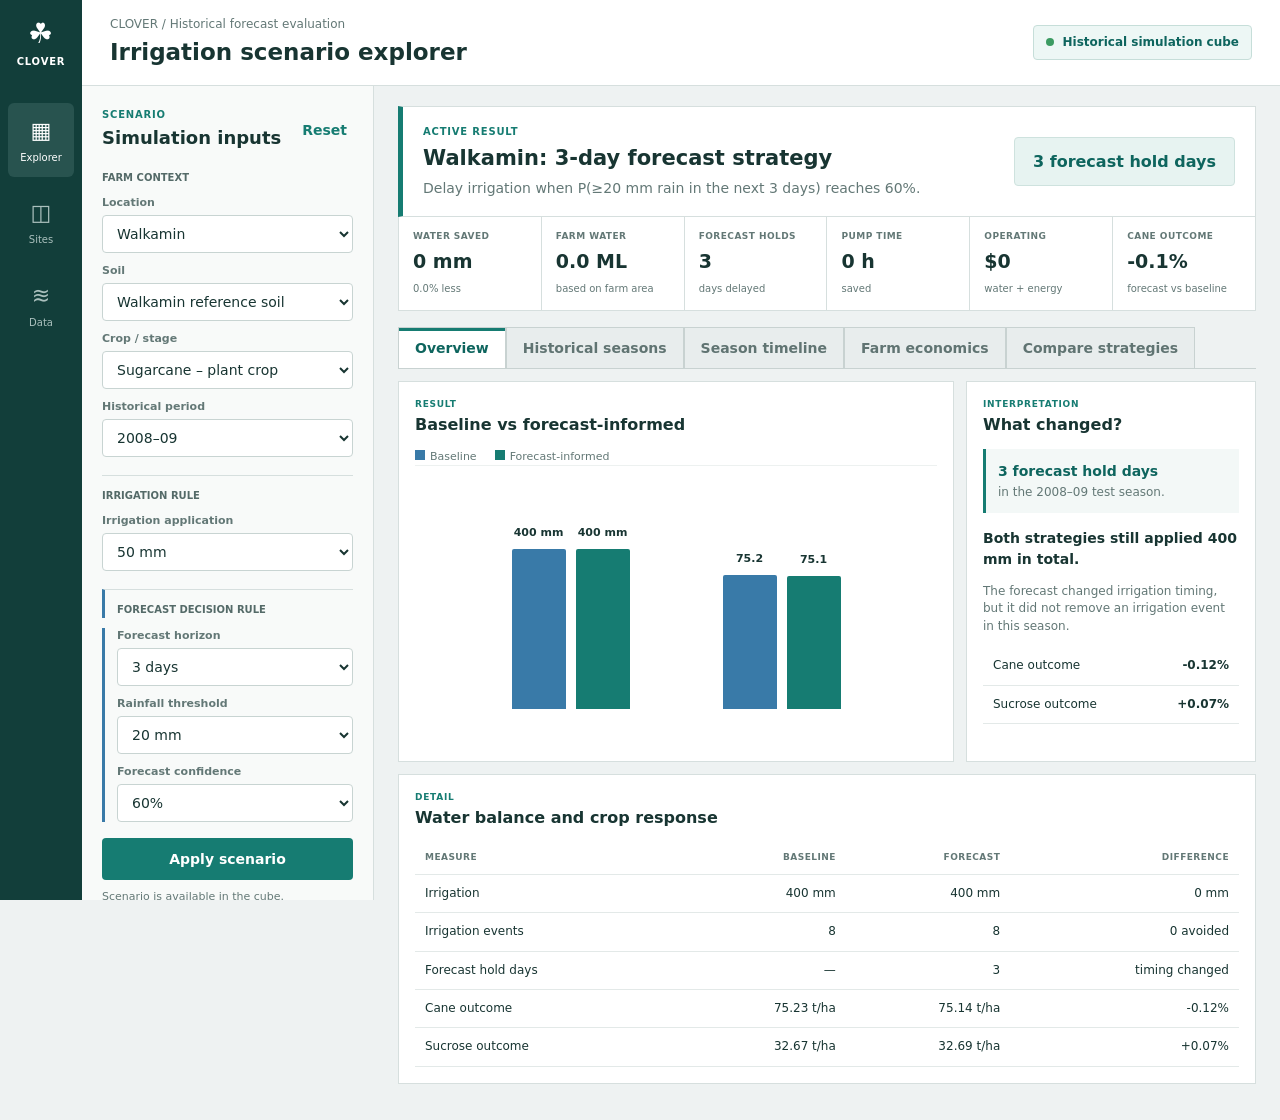
<file: index.html>
<!DOCTYPE html>
<html lang="en">
<head>
<meta charset="utf-8"><meta name="viewport" content="width=device-width,initial-scale=1">
<title>CLOVER Irrigation Scenario Explorer</title>
<style>
:root{--ink:#183532;--muted:#637876;--line:#d6dfde;--bg:#eef2f2;--teal:#167c72;--teal2:#0e655e;--nav:#123e3a;--blue:#397aa8;--orange:#dc8b3c}*{box-sizing:border-box}body{margin:0;font:14px/1.45 Inter,system-ui,-apple-system,Segoe UI,sans-serif;background:var(--bg);color:var(--ink)}button,select,input{font:inherit}.shell{display:grid;grid-template-columns:82px 292px minmax(0,1fr);grid-template-rows:86px minmax(calc(100vh - 86px),auto);min-height:100vh}.rail{grid-row:1/3;background:var(--nav);color:white;padding:14px 8px;position:sticky;top:0;height:100vh}.brand{text-align:center;font-weight:800;font-size:10px;letter-spacing:.08em;margin-bottom:34px}.mark{font-size:28px;display:block}.navitem{padding:12px 5px;margin:8px 0;border-radius:6px;text-align:center;color:#aac0bd;font-size:10px}.navitem .ico{font-size:22px;display:block;margin-bottom:4px}.navitem.active{background:#28534f;color:#fff}.top{grid-column:2/4;background:white;border-bottom:1px solid var(--line);display:flex;justify-content:space-between;align-items:center;padding:14px 28px;position:sticky;top:0;z-index:3}.crumb{font-size:12px;color:var(--muted);margin-bottom:3px}.top h1{font-size:23px;margin:0}.status{padding:8px 12px;border:1px solid #c6ded9;background:#edf7f5;border-radius:4px;color:var(--teal2);font-weight:700;font-size:12px}.status:before{content:"";display:inline-block;width:8px;height:8px;border-radius:50%;background:#3b9b62;margin-right:8px}.sidebar{grid-column:2;background:#f8faf9;border-right:1px solid var(--line);padding:22px 20px;position:sticky;top:86px;height:calc(100vh - 86px);overflow:auto}.kicker{font-size:10px;color:var(--teal);font-weight:800;letter-spacing:.08em}.sidehead{display:flex;justify-content:space-between;align-items:center;margin-bottom:16px}.sidehead h2{font-size:18px;margin:2px 0}.reset{border:0;background:none;color:var(--teal);font-weight:700;cursor:pointer}.group{font-size:10px;font-weight:800;color:#546a68;margin:18px 0 8px;padding-top:13px;border-top:1px solid var(--line)}.group.first{border-top:0;padding-top:0}.forecast-group{border-left:3px solid var(--blue);padding-left:12px}label{display:block;font-size:11px;color:var(--muted);font-weight:700;margin:10px 0 4px}select,input{width:100%;border:1px solid #c8d4d2;border-radius:4px;padding:9px 10px;background:#fff;color:var(--ink)}.apply{width:100%;border:0;border-radius:4px;background:var(--teal);color:white;font-weight:800;padding:11px;margin-top:16px;cursor:pointer}.hint{font-size:11px;color:var(--muted);margin:9px 0}details{border-top:1px solid var(--line);margin-top:18px;padding-top:14px}summary{font-weight:800;cursor:pointer;color:#4e6663}.main{grid-column:3;padding:20px 24px 36px;min-width:0}.result-head{background:white;border:1px solid var(--line);border-left:5px solid var(--teal);padding:18px 20px;display:flex;justify-content:space-between;gap:20px;align-items:center}.result-head h2{margin:3px 0 5px;font-size:21px}.result-head p{margin:0;color:var(--muted)}.pill{background:#e7f3f1;border:1px solid #cee2de;color:var(--teal2);font-size:16px;font-weight:800;padding:12px 18px;border-radius:4px;white-space:nowrap}.metrics{display:grid;grid-template-columns:repeat(6,1fr);background:white;border-left:1px solid var(--line)}.metric{padding:13px 14px;border-right:1px solid var(--line);border-bottom:1px solid var(--line)}.metric span{display:block;color:var(--muted);font-size:9px;font-weight:800;letter-spacing:.05em}.metric b{display:block;font-size:19px;margin:5px 0 1px}.metric small{color:var(--muted);font-size:10px}.tabs{display:flex;margin-top:16px;border-bottom:1px solid #c8d2d1;overflow:auto}.tab{border:1px solid #c8d2d1;border-bottom:0;background:#e8eded;padding:10px 16px;font-weight:700;color:#607472;cursor:pointer;white-space:nowrap}.tab.active{background:white;color:var(--teal2);box-shadow:inset 0 3px 0 var(--teal)}.tabpane{display:none}.tabpane.active{display:block}.grid2{display:grid;grid-template-columns:minmax(0,2fr) minmax(290px,1fr);gap:12px;margin-top:12px}.panel{background:white;border:1px solid var(--line);padding:16px}.panel h3{font-size:16px;margin:2px 0 12px}.pk{font-size:9px;color:var(--teal);font-weight:800;letter-spacing:.08em}.callout{background:#f3f8f7;border-left:3px solid var(--teal);padding:12px;margin-bottom:15px}.callout b{color:var(--teal2)}.note{color:var(--muted);font-size:12px}.bars{height:280px;display:flex;align-items:flex-end;justify-content:space-around;padding:38px 50px 36px;border-top:1px solid #edf1f0}.groupbar{height:100%;display:flex;gap:10px;align-items:flex-end}.bar{width:54px;border-radius:2px 2px 0 0;position:relative}.bar.base{background:var(--blue)}.bar.fc{background:var(--teal)}.bar em{position:absolute;top:-24px;width:100%;text-align:center;font-style:normal;font-size:11px;font-weight:800}.legend{display:flex;gap:18px;font-size:11px;color:var(--muted)}.dot{display:inline-block;width:10px;height:10px;margin-right:5px}.dot.base{background:var(--blue)}.dot.fc{background:var(--teal)}table{border-collapse:collapse;width:100%;font-size:12px}th,td{padding:10px;border-bottom:1px solid #e3e9e8;text-align:right}th:first-child,td:first-child{text-align:left}th{font-size:9px;letter-spacing:.05em;color:var(--muted);text-transform:uppercase}.decision-grid{display:grid;grid-template-columns:repeat(3,1fr);gap:10px;margin-top:12px}.decision{border:1px solid var(--line);border-left:4px solid var(--orange);padding:12px;background:white}.decision h4{margin:0 0 6px;font-size:13px}.decision p{margin:4px 0;color:var(--muted);font-size:11px}.timeline{margin-top:12px;height:330px;background:white;border:1px solid var(--line);padding:16px}.timeline svg{width:100%;height:270px}.econ{display:grid;grid-template-columns:repeat(4,1fr);gap:10px}.econ .box{background:#f4f8f7;padding:14px;border:1px solid #e0e8e6}.econ span{display:block;color:var(--muted);font-size:10px}.econ b{font-size:19px}.empty{padding:42px;text-align:center;color:var(--muted);border:1px dashed #bcccca;background:#fbfdfd;margin-top:12px}@media(max-width:1100px){.shell{grid-template-columns:70px 250px minmax(0,1fr)}.metrics{grid-template-columns:repeat(3,1fr)}.grid2{grid-template-columns:1fr}}@media(max-width:760px){.shell{display:block}.rail{display:none}.top{position:static}.sidebar{position:static;height:auto}.main{padding:12px}.metrics{grid-template-columns:repeat(2,1fr)}.decision-grid,.econ{grid-template-columns:1fr}.result-head{align-items:flex-start;flex-direction:column}}
</style>
</head><body><div class="shell">
<aside class="rail"><div class="brand"><span class="mark">☘</span>CLOVER</div><div class="navitem active"><span class="ico">▦</span>Explorer</div><div class="navitem"><span class="ico">◫</span>Sites</div><div class="navitem"><span class="ico">≋</span>Data</div></aside>
<header class="top"><div><div class="crumb">CLOVER / Historical forecast evaluation</div><h1>Irrigation scenario explorer</h1></div><div class="status">Historical simulation cube</div></header>
<aside class="sidebar"><div class="sidehead"><div><div class="kicker">SCENARIO</div><h2>Simulation inputs</h2></div><button class="reset" onclick="resetAll()">Reset</button></div><div class="group first">FARM CONTEXT</div><label>Location</label><select><option>Walkamin</option></select><label>Soil</label><select><option>Walkamin reference soil</option></select><label>Crop / stage</label><select><option>Sugarcane – plant crop</option></select><label>Historical period</label><select><option>2008–09</option></select><div class="group">IRRIGATION RULE</div><label>Irrigation application</label><select><option>50 mm</option></select><div class="group forecast-group">FORECAST DECISION RULE</div><div class="forecast-group"><label>Forecast horizon</label><select><option>3 days</option></select><label>Rainfall threshold</label><select><option>20 mm</option></select><label>Forecast confidence</label><select><option>60%</option></select></div><button class="apply" onclick="flashApplied()">Apply scenario</button><div id="hint" class="hint">Scenario is available in the cube.</div><details><summary>Farm economics</summary><label>Farm area (ha)</label><input id="area" type="number" value="40"><label>Pump flow (L/s)</label><input id="flow" type="number" value="60"><label>Pump power (kW)</label><input id="power" type="number" value="10"><label>Energy price ($/kWh)</label><input id="ep" type="number" value="0.30" step="0.01"><label>Water price ($/ML)</label><input id="wp" type="number" value="20.35" step="0.01"></details></aside>
<main class="main"><section class="result-head"><div><div class="kicker">ACTIVE RESULT</div><h2>Walkamin: 3-day forecast strategy</h2><p>Delay irrigation when P(≥20 mm rain in the next 3 days) reaches 60%.</p></div><div class="pill">3 forecast hold days</div></section><section class="metrics"><div class="metric"><span>WATER SAVED</span><b>0 mm</b><small>0.0% less</small></div><div class="metric"><span>FARM WATER</span><b id="ml">0.0 ML</b><small>based on farm area</small></div><div class="metric"><span>FORECAST HOLDS</span><b>3</b><small>days delayed</small></div><div class="metric"><span>PUMP TIME</span><b id="hours">0 h</b><small>saved</small></div><div class="metric"><span>OPERATING</span><b id="saving">$0</b><small>water + energy</small></div><div class="metric"><span>CANE OUTCOME</span><b>-0.1%</b><small>forecast vs baseline</small></div></section>
<nav class="tabs"><button class="tab active" data-tab="overview">Overview</button><button class="tab" data-tab="historical">Historical seasons</button><button class="tab" data-tab="timeline">Season timeline</button><button class="tab" data-tab="economics">Farm economics</button><button class="tab" data-tab="compare">Compare strategies</button></nav>
<section id="overview" class="tabpane active"><div class="grid2"><article class="panel"><div class="pk">RESULT</div><h3>Baseline vs forecast-informed</h3><div class="legend"><span><i class="dot base"></i>Baseline</span><span><i class="dot fc"></i>Forecast-informed</span></div><div class="bars"><div class="groupbar"><div class="bar base" style="height:78%"><em>400 mm</em></div><div class="bar fc" style="height:78%"><em>400 mm</em></div></div><div class="groupbar"><div class="bar base" style="height:65%"><em>75.2</em></div><div class="bar fc" style="height:64.9%"><em>75.1</em></div></div></div></article><article class="panel"><div class="pk">INTERPRETATION</div><h3>What changed?</h3><div class="callout"><b>3 forecast hold days</b><br><span class="note">in the 2008–09 test season.</span></div><p><b>Both strategies still applied 400 mm in total.</b></p><p class="note">The forecast changed irrigation timing, but it did not remove an irrigation event in this season.</p><table><tr><td>Cane outcome</td><td><b>-0.12%</b></td></tr><tr><td>Sucrose outcome</td><td><b>+0.07%</b></td></tr></table></article></div><article class="panel" style="margin-top:12px"><div class="pk">DETAIL</div><h3>Water balance and crop response</h3><table><thead><tr><th>Measure</th><th>Baseline</th><th>Forecast</th><th>Difference</th></tr></thead><tbody><tr><td>Irrigation</td><td>400 mm</td><td>400 mm</td><td>0 mm</td></tr><tr><td>Irrigation events</td><td>8</td><td>8</td><td>0 avoided</td></tr><tr><td>Forecast hold days</td><td>—</td><td>3</td><td>timing changed</td></tr><tr><td>Cane outcome</td><td>75.23 t/ha</td><td>75.14 t/ha</td><td>-0.12%</td></tr><tr><td>Sucrose outcome</td><td>32.67 t/ha</td><td>32.69 t/ha</td><td>+0.07%</td></tr></tbody></table></article></section>
<section id="historical" class="tabpane"><article class="panel" style="margin-top:12px"><div class="pk">HISTORICAL CUBE</div><h3>Available seasons</h3><table><thead><tr><th>Season</th><th>Baseline irrigation</th><th>Forecast irrigation</th><th>Forecast holds</th><th>Water saved</th><th>Cane outcome</th></tr></thead><tbody><tr><td>2008–09</td><td>400 mm</td><td>400 mm</td><td>3 days</td><td>0 mm</td><td>-0.12%</td></tr></tbody></table><p class="note">The cube currently contains the completed 2008–09 Walkamin comparison.</p></article></section>
<section id="timeline" class="tabpane"><div class="timeline"><div class="pk">SEASON TIMELINE</div><h3>Rainfall, crop stress and irrigation decisions</h3><svg viewBox="0 0 1000 230"><line x1="50" y1="190" x2="970" y2="190" stroke="#aebdbc"/><polyline points="70,112 145,92 220,130 295,76 370,105 445,58 520,80 595,122 670,91 745,118 820,70 895,99" fill="none" stroke="#167c72" stroke-width="3"/><g fill="#9bc4df"><rect x="60" y="140" width="35" height="50"/><rect x="135" y="120" width="35" height="70"/><rect x="210" y="165" width="35" height="25"/><rect x="285" y="90" width="35" height="100"/><rect x="360" y="135" width="35" height="55"/><rect x="435" y="55" width="35" height="135"/><rect x="510" y="85" width="35" height="105"/><rect x="585" y="150" width="35" height="40"/><rect x="660" y="110" width="35" height="80"/><rect x="735" y="148" width="35" height="42"/><rect x="810" y="80" width="35" height="110"/><rect x="885" y="125" width="35" height="65"/></g><g stroke-width="4"><line x1="400" y1="170" x2="400" y2="190" stroke="#397aa8"/><line x1="422" y1="150" x2="422" y2="190" stroke="#167c72"/><line x1="455" y1="170" x2="455" y2="190" stroke="#397aa8"/><line x1="500" y1="150" x2="500" y2="190" stroke="#167c72"/></g><text x="55" y="215" font-size="10" fill="#637876">Apr 08</text><text x="285" y="215" font-size="10" fill="#637876">Jul</text><text x="510" y="215" font-size="10" fill="#637876">Oct</text><text x="735" y="215" font-size="10" fill="#637876">Jan 09</text><text x="890" y="215" font-size="10" fill="#637876">Apr</text></svg></div><div class="decision-grid"><div class="decision"><h4>18 Nov 2008</h4><p><b>Forecast said wait:</b> 80% chance of ≥20 mm.</p><p>Forecast mean: <b>48.7 mm</b></p><p>Observed next 72 h: <b>41.15 mm</b></p></div><div class="decision"><h4>7 Dec 2008</h4><p><b>Forecast said wait:</b> 80% chance of ≥20 mm.</p><p>Forecast mean: <b>26.7 mm</b></p><p>Observed next 72 h: <b>8.44 mm</b></p></div><div class="decision"><h4>8 Dec 2008</h4><p><b>Forecast said wait:</b> 60% chance of ≥20 mm.</p><p>Forecast mean: <b>23.9 mm</b></p><p>Observed next 72 h: <b>13.39 mm</b></p></div></div></section>
<section id="economics" class="tabpane"><article class="panel" style="margin-top:12px"><div class="pk">FARM ECONOMICS</div><h3>Translate simulation water savings to farm scale</h3><div class="econ"><div class="box"><span>Water saved</span><b id="e_ml">0.0 ML</b></div><div class="box"><span>Pump hours saved</span><b id="e_hours">0 h</b></div><div class="box"><span>Energy saved</span><b id="e_kwh">0 kWh</b></div><div class="box"><span>Operating saving</span><b id="e_money">$0</b></div></div><p class="note" style="margin-top:16px">For this 2008–09 scenario, the forecast changed timing but did not reduce total irrigation, so the calculated farm-scale saving is zero.</p></article></section><section id="compare" class="tabpane"><div class="empty">Only one real pre-run forecast configuration is loaded. More configurations can be added to compare strategies.</div></section></main></div>
<script>
document.querySelectorAll('.tab').forEach(btn=>btn.addEventListener('click',()=>{document.querySelectorAll('.tab').forEach(x=>x.classList.remove('active'));document.querySelectorAll('.tabpane').forEach(x=>x.classList.remove('active'));btn.classList.add('active');document.getElementById(btn.dataset.tab).classList.add('active')}));function flashApplied(){const h=document.getElementById('hint');h.textContent='Scenario applied — using embedded real 2008–09 simulation data.';setTimeout(()=>h.textContent='Scenario is available in the cube.',1800)}function resetAll(){['area','flow','power','ep','wp'].forEach((id,i)=>document.getElementById(id).value=[40,60,10,.30,20.35][i]);calc()}function calc(){const area=+document.getElementById('area').value||0,flow=+document.getElementById('flow').value||0,power=+document.getElementById('power').value||0,ep=+document.getElementById('ep').value||0,wp=+document.getElementById('wp').value||0,saved=0,ml=saved*area*.01,hours=flow?ml*1e6/(flow*3600):0,kwh=hours*power,money=kwh*ep+ml*wp;document.getElementById('ml').textContent=ml.toFixed(1)+' ML';document.getElementById('hours').textContent=Math.round(hours)+' h';document.getElementById('saving').textContent='$'+Math.round(money);document.getElementById('e_ml').textContent=ml.toFixed(1)+' ML';document.getElementById('e_hours').textContent=Math.round(hours)+' h';document.getElementById('e_kwh').textContent=Math.round(kwh)+' kWh';document.getElementById('e_money').textContent='$'+Math.round(money)}['area','flow','power','ep','wp'].forEach(id=>document.getElementById(id).addEventListener('input',calc));calc();
</script></body></html>
</file>
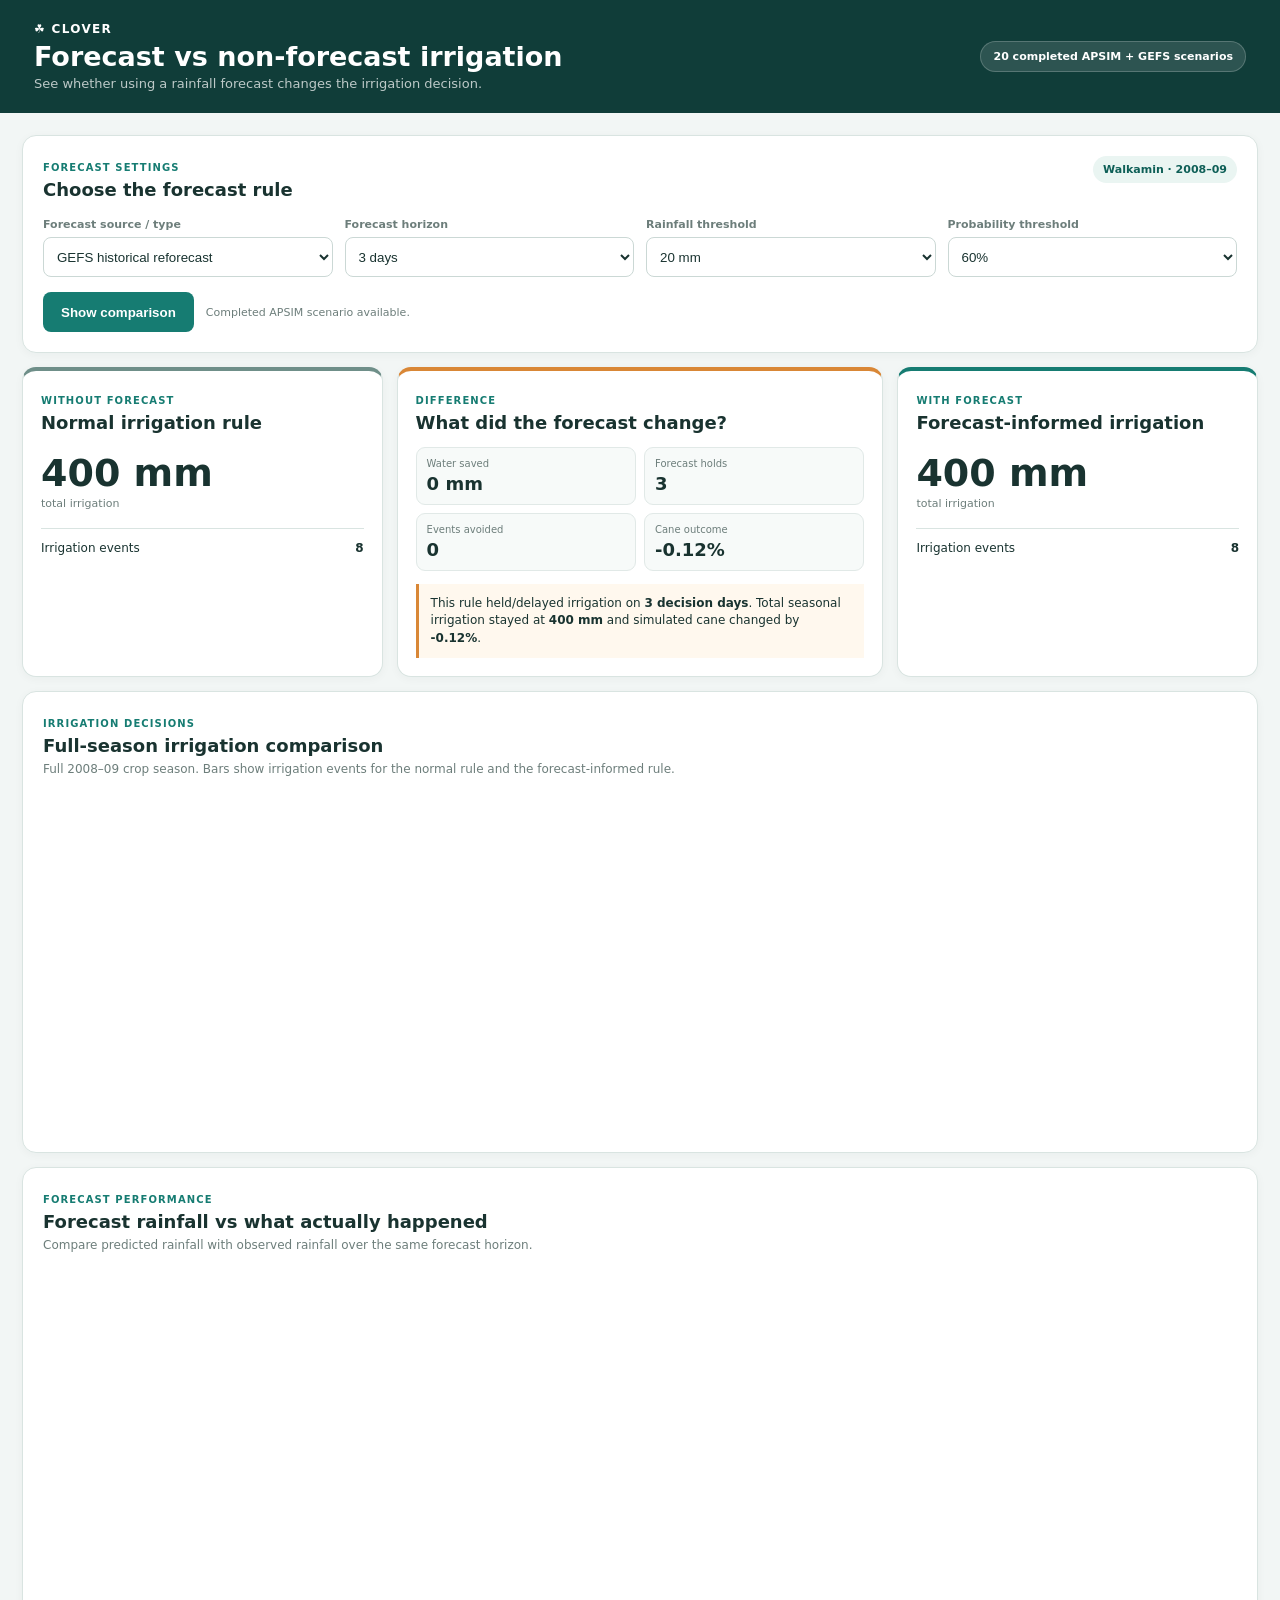
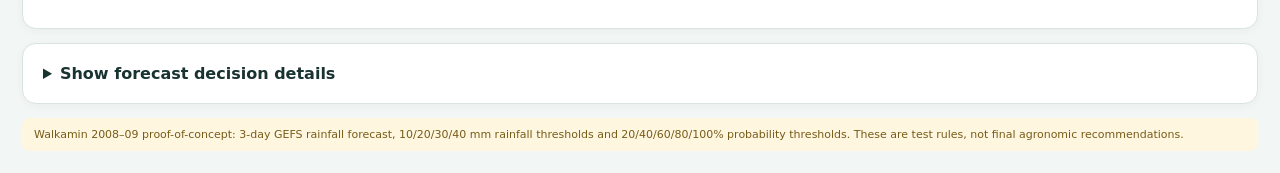
<file: irat/index.html>
<!DOCTYPE html>
<html lang="en">
<head>
  <meta charset="UTF-8" />
  <meta name="viewport" content="width=device-width, initial-scale=1.0" />
  <title>CLOVER Forecast vs Irrigation</title>
  <link rel="stylesheet" href="styles.css" />
  <script src="https://code.highcharts.com/highcharts.js"></script>
</head>
<body>
  <header class="topbar">
    <div>
      <div class="brand">☘ CLOVER</div>
      <h1>Forecast vs non-forecast irrigation</h1>
      <p>See whether using a rainfall forecast changes the irrigation decision.</p>
    </div>
    <div id="datasetBadge" class="badge">Loading data…</div>
  </header>

  <main class="page">
    <section class="card controls-card">
      <div class="section-head">
        <div>
          <span class="eyebrow">FORECAST SETTINGS</span>
          <h2>Choose the forecast rule</h2>
        </div>
        <div id="sitePeriod" class="site-pill">—</div>
      </div>

      <div class="controls">
        <label>Forecast source / type
          <select id="forecastSource"></select>
        </label>
        <label>Forecast horizon
          <select id="forecastHorizon"></select>
        </label>
        <label>Rainfall threshold
          <select id="rainThreshold"></select>
        </label>
        <label>Probability threshold
          <select id="probabilityThreshold"></select>
        </label>
      </div>

      <div class="apply-row">
        <button id="applyButton">Show comparison</button>
        <span id="matchHint">—</span>
      </div>
    </section>

    <section class="comparison-grid">
      <article class="card strategy baseline-card">
        <span class="eyebrow">WITHOUT FORECAST</span>
        <h2>Normal irrigation rule</h2>
        <div class="big-number" id="baselineWater">—</div>
        <div class="unit">total irrigation</div>
        <div class="mini-row"><span>Irrigation events</span><b id="baselineEvents">—</b></div>
      </article>

      <article class="card difference-card">
        <span class="eyebrow">DIFFERENCE</span>
        <h2>What did the forecast change?</h2>
        <div class="difference-metrics">
          <div><span>Water saved</span><b id="waterSaved">—</b></div>
          <div><span>Forecast holds</span><b id="forecastHolds">—</b></div>
          <div><span>Events avoided</span><b id="eventsAvoided">—</b></div>
          <div><span>Cane outcome</span><b id="yieldChange">—</b></div>
        </div>
        <p id="resultSentence" class="result-sentence">—</p>
      </article>

      <article class="card strategy forecast-card">
        <span class="eyebrow">WITH FORECAST</span>
        <h2>Forecast-informed irrigation</h2>
        <div class="big-number" id="forecastWater">—</div>
        <div class="unit">total irrigation</div>
        <div class="mini-row"><span>Irrigation events</span><b id="forecastEvents">—</b></div>
      </article>
    </section>

    <section class="card chart-card">
      <div class="section-head">
        <div>
          <span class="eyebrow">IRRIGATION DECISIONS</span>
          <h2>Full-season irrigation comparison</h2>
          <p>Full 2008–09 crop season. Bars show irrigation events for the normal rule and the forecast-informed rule.</p>
        </div>
      </div>
      <div id="irrigationChart" class="chart"></div>
    </section>

    <section class="card chart-card">
      <div class="section-head">
        <div>
          <span class="eyebrow">FORECAST PERFORMANCE</span>
          <h2>Forecast rainfall vs what actually happened</h2>
          <p id="forecastChartNote">Compare predicted rainfall with observed rainfall over the same forecast horizon.</p>
        </div>
      </div>
      <div id="forecastObservationChart" class="chart"></div>
    </section>

    <details class="card details-card">
      <summary>Show forecast decision details</summary>
      <div class="table-wrap">
        <table>
          <thead><tr><th>Date</th><th>Forecast mean</th><th>Probability</th><th>Observed</th><th>Forecast action</th></tr></thead>
          <tbody id="decisionTable"></tbody>
        </table>
      </div>
    </details>

    <div id="dataNotice" class="notice"></div>
  </main>

  <script src="app.js"></script>
</body>
</html>
</file>
<file: irat/styles.css>
:root{--bg:#f2f6f5;--card:#fff;--text:#193330;--muted:#6d7e7b;--line:#d9e4e1;--teal:#167c72;--teal-dark:#0e5f57;--blue:#397aa8;--orange:#d98736;--soft:#eaf5f2;--soft-blue:#edf4f9}*{box-sizing:border-box}body{margin:0;background:var(--bg);color:var(--text);font-family:Inter,ui-sans-serif,system-ui,-apple-system,BlinkMacSystemFont,"Segoe UI",sans-serif}.topbar{background:#103d39;color:#fff;padding:22px 34px;display:flex;justify-content:space-between;align-items:center;gap:24px}.brand{font-size:12px;font-weight:800;letter-spacing:.11em}.topbar h1{margin:5px 0 4px;font-size:27px}.topbar p{margin:0;color:rgba(255,255,255,.72);font-size:13px}.badge{background:rgba(255,255,255,.12);border:1px solid rgba(255,255,255,.2);border-radius:999px;padding:8px 12px;font-size:11px;font-weight:700;white-space:nowrap}.page{max-width:1280px;margin:0 auto;padding:22px}.card{background:var(--card);border:1px solid var(--line);border-radius:14px;box-shadow:0 2px 10px rgba(24,60,56,.04)}.controls-card,.chart-card,.details-card{padding:20px}.section-head{display:flex;justify-content:space-between;align-items:flex-start;gap:18px}.section-head h2,.strategy h2,.difference-card h2{margin:4px 0 0;font-size:18px}.section-head p{margin:6px 0 0;color:var(--muted);font-size:12px;max-width:760px}.eyebrow{font-size:10px;letter-spacing:.11em;font-weight:800;color:var(--teal)}.site-pill{background:var(--soft);color:var(--teal-dark);font-size:11px;font-weight:700;padding:7px 10px;border-radius:999px}.controls{display:grid;grid-template-columns:repeat(4,1fr);gap:12px;margin-top:18px}.controls label{font-size:11px;color:var(--muted);font-weight:700}.controls select{width:100%;height:40px;margin-top:6px;border:1px solid #cbd8d5;border-radius:8px;padding:7px 9px;background:#fff;color:var(--text)}.apply-row{display:flex;align-items:center;gap:12px;margin-top:15px}button{height:40px;border:0;border-radius:8px;background:var(--teal);color:#fff;font-weight:800;padding:0 18px;cursor:pointer}button:disabled{opacity:.45;cursor:not-allowed}#matchHint{font-size:11px;color:var(--muted)}.comparison-grid{display:grid;grid-template-columns:1fr 1.35fr 1fr;gap:14px;margin-top:14px}.strategy,.difference-card{padding:18px}.baseline-card{border-top:4px solid #6f8f89}.forecast-card{border-top:4px solid var(--teal)}.difference-card{border-top:4px solid var(--orange)}.big-number{font-size:38px;font-weight:800;margin-top:18px}.unit{font-size:11px;color:var(--muted);margin-top:2px}.mini-row{display:flex;justify-content:space-between;align-items:center;border-top:1px solid var(--line);margin-top:18px;padding-top:12px;font-size:12px}.difference-metrics{display:grid;grid-template-columns:repeat(2,1fr);gap:8px;margin-top:14px}.difference-metrics div{background:#f7faf9;border:1px solid #e1e9e7;border-radius:9px;padding:10px}.difference-metrics span{display:block;font-size:10px;color:var(--muted)}.difference-metrics b{display:block;font-size:18px;margin-top:4px}.result-sentence{margin:13px 0 0;padding:11px 12px;background:#fff8ee;border-left:3px solid var(--orange);font-size:12px;line-height:1.45}.chart-card{margin-top:14px}.chart{height:350px;margin-top:6px}.details-card{margin-top:14px}.details-card summary{cursor:pointer;font-weight:800}.table-wrap{overflow:auto;margin-top:12px}table{width:100%;border-collapse:collapse;font-size:11px}th,td{padding:9px;border-bottom:1px solid #e5ecea;text-align:right}th:first-child,td:first-child{text-align:left}th{font-size:9px;text-transform:uppercase;letter-spacing:.05em;color:var(--muted);background:#f6f9f8}.notice{margin-top:14px;padding:10px 12px;border-radius:8px;background:#fff6df;color:#775c18;font-size:11px;display:none}@media(max-width:950px){.controls{grid-template-columns:repeat(2,1fr)}.comparison-grid{grid-template-columns:1fr}.topbar{align-items:flex-start;flex-direction:column}.chart{height:320px}}@media(max-width:600px){.page{padding:12px}.controls{grid-template-columns:1fr}.topbar{padding:18px}.topbar h1{font-size:22px}.difference-metrics{grid-template-columns:1fr 1fr}}
</file>
